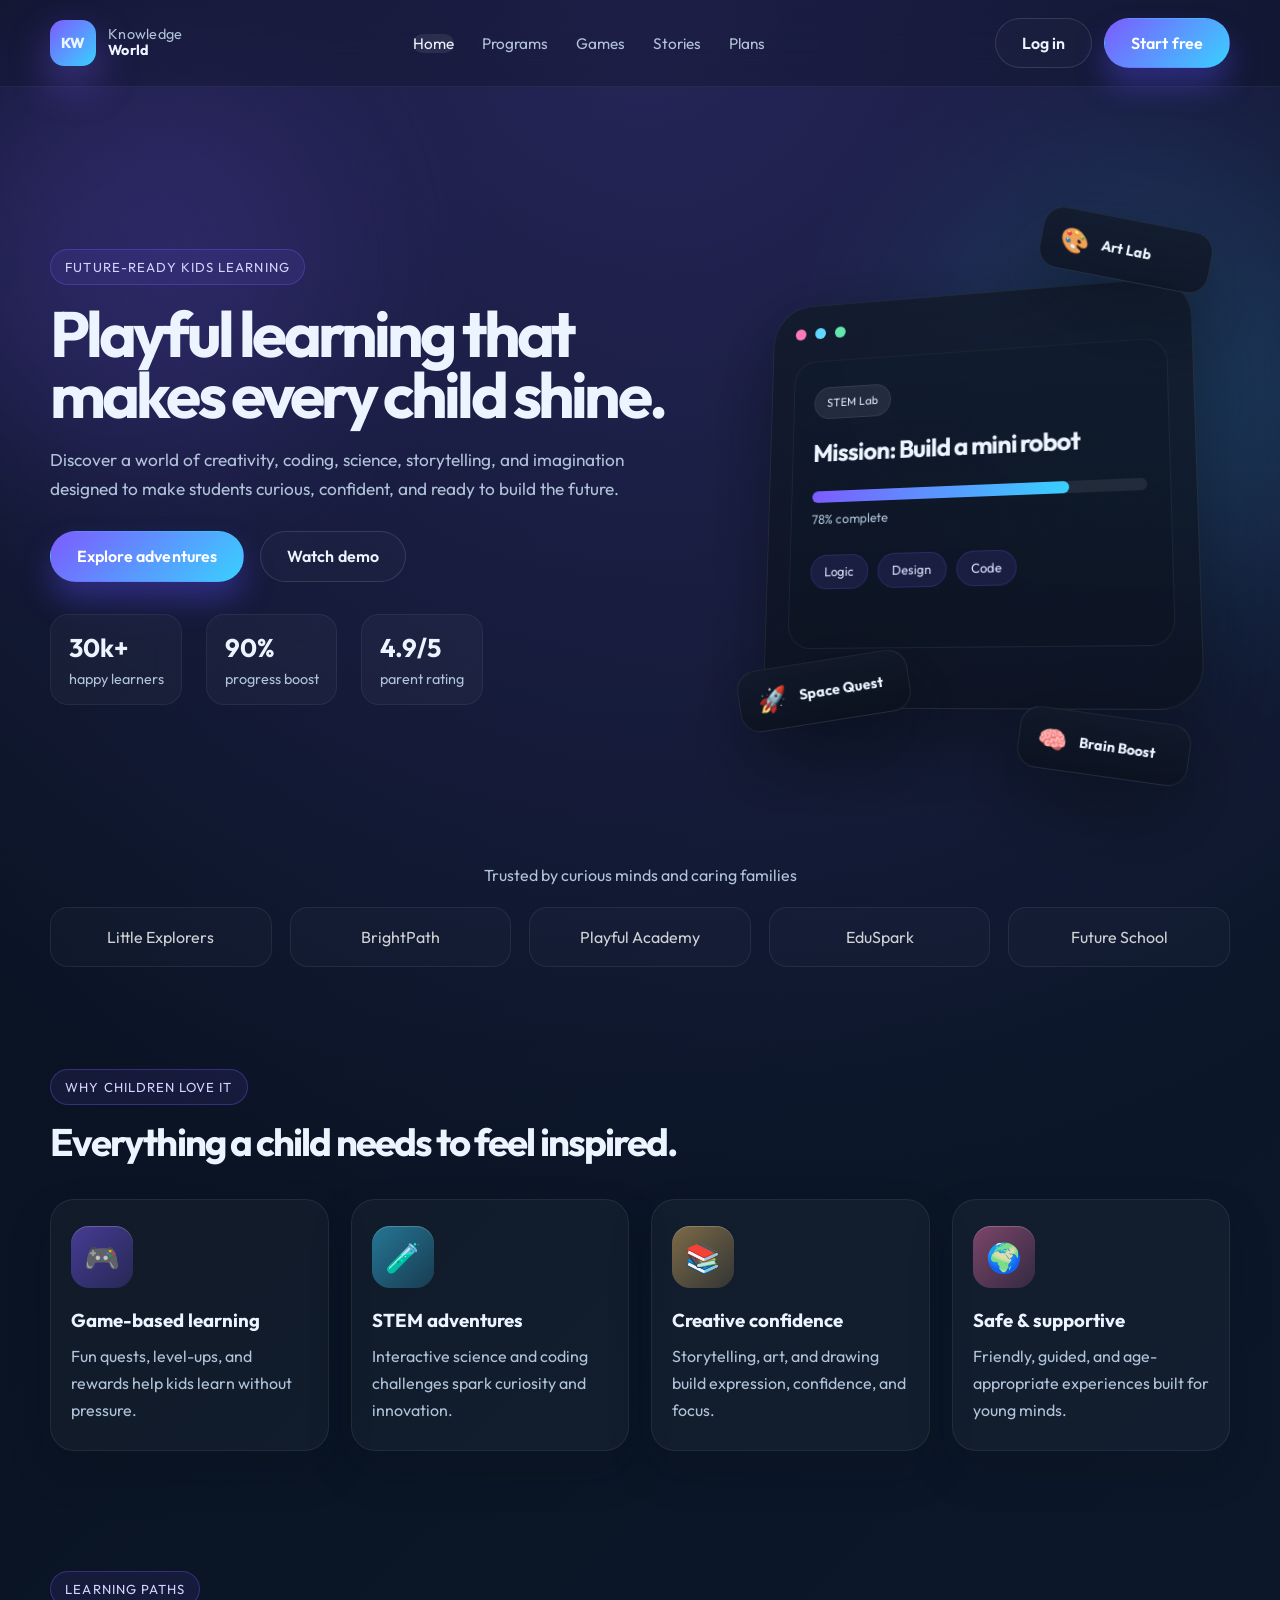
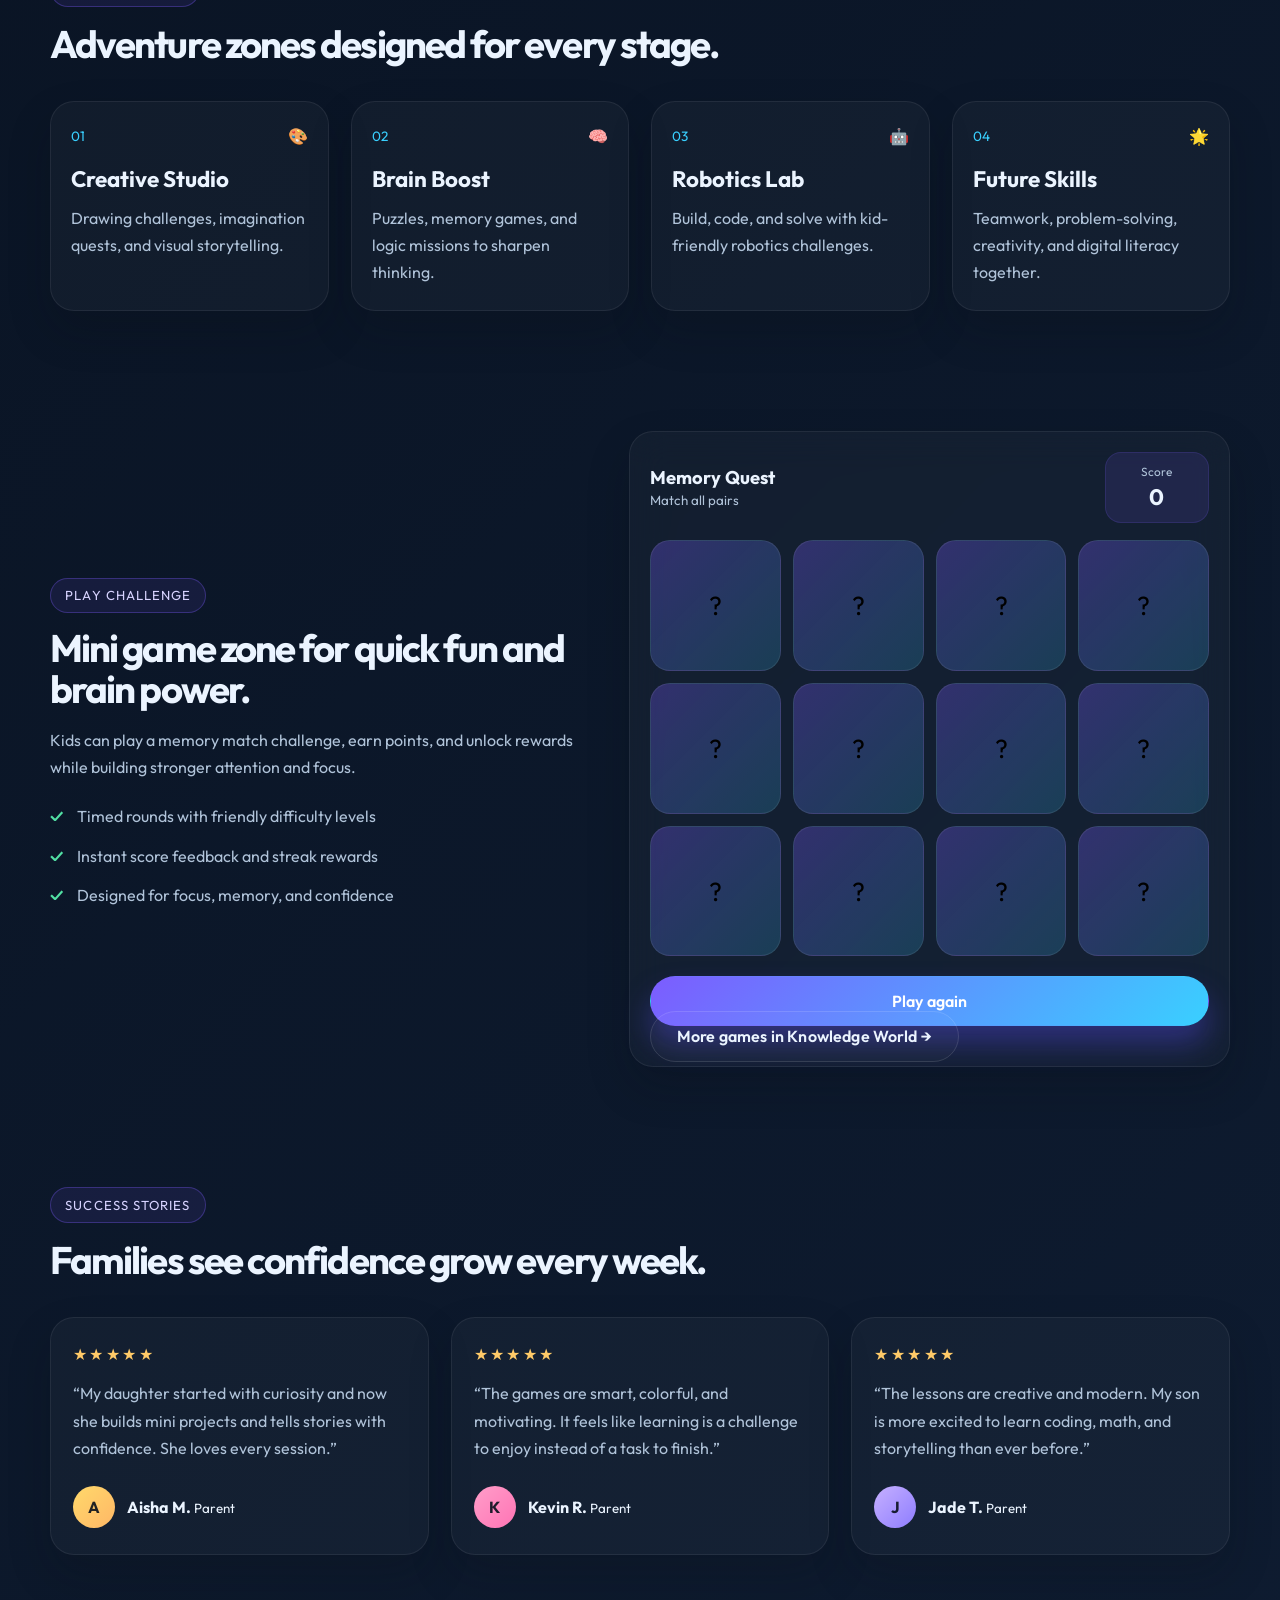
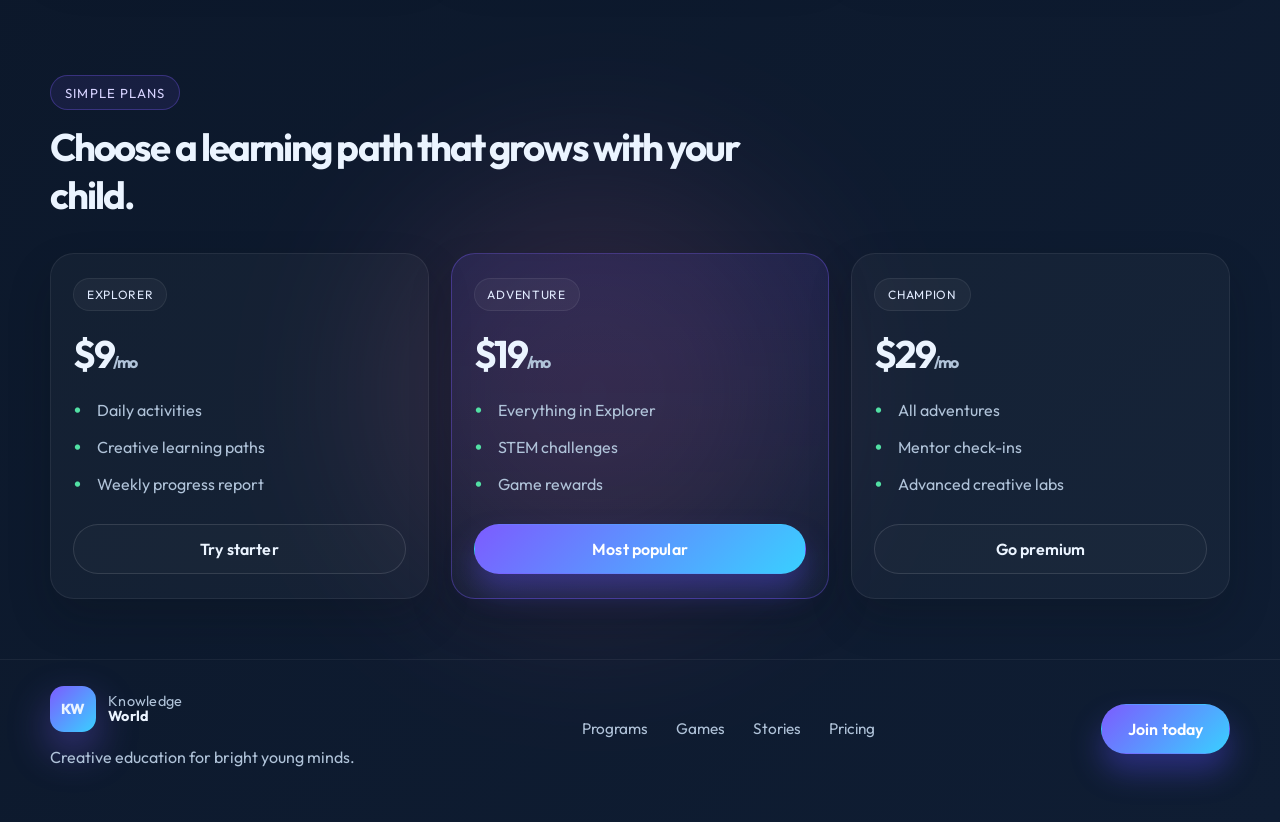
<file: index.html>
<!DOCTYPE html>
<html lang="en">
  <head>
    <meta charset="UTF-8" />
    <meta name="viewport" content="width=device-width, initial-scale=1.0" />
    <meta
      name="description"
      content="Knowledge World is a playful, creative, and future-ready learning platform for kids. Explore projects, game-based learning, and innovative adventures."
    />
    <title>Knowledge World | Play. Learn. Grow.</title>
    <link rel="preconnect" href="https://fonts.googleapis.com" />
    <link rel="preconnect" href="https://fonts.gstatic.com" crossorigin />
    <link
      href="https://fonts.googleapis.com/css2?family=Outfit:wght@300;400;500;600;700;800;900&display=swap"
      rel="stylesheet"
    />
    <link rel="stylesheet" href="styles.css" />
  </head>
  <body>
    <div class="page-shell">
      <div class="bg-glow bg-glow-1"></div>
      <div class="bg-glow bg-glow-2"></div>
      <div class="bg-glow bg-glow-3"></div>

      <header class="topbar">
        <nav class="nav container">
          <div class="brand">
            <div class="brand-mark">KW</div>
            <div>
              <span>Knowledge</span>
              <strong>World</strong>
            </div>
          </div>

          <div class="nav-links">
            <a href="#home">Home</a>
            <a href="#programs">Programs</a>
            <a href="#games">Games</a>
            <a href="#stories">Stories</a>
            <a href="#pricing">Plans</a>
          </div>

          <div class="nav-actions">
            <button class="btn btn-ghost" data-action="login" id="nav-login">Log in</button>
            <button class="btn btn-primary" data-action="signup" id="nav-signup">Start free</button>
          </div>
        </nav>
      </header>

      <main>
        <section id="home" class="hero container">
          <div class="hero-copy reveal">
            <span class="eyebrow">Future-ready kids learning</span>
            <h1>Playful learning that makes every child shine.</h1>
            <p>
              Discover a world of creativity, coding, science, storytelling, and
              imagination designed to make students curious, confident, and ready to
              build the future.
            </p>

            <div class="hero-actions">
              <button class="btn btn-primary" data-action="explore">Explore adventures</button>
              <button class="btn btn-secondary" data-action="demo">Watch demo</button>
            </div>

            <div class="mini-stats">
              <div>
                <strong>30k+</strong>
                <span>happy learners</span>
              </div>
              <div>
                <strong>90%</strong>
                <span>progress boost</span>
              </div>
              <div>
                <strong>4.9/5</strong>
                <span>parent rating</span>
              </div>
            </div>
          </div>

          <div class="hero-visual reveal">
            <div class="floating-panel glass panel-main">
              <div class="panel-header">
                <span class="dot dot-pink"></span>
                <span class="dot dot-blue"></span>
                <span class="dot dot-green"></span>
              </div>

              <div class="class-card">
                <div class="school-badge">STEM Lab</div>
                <h3>Mission: Build a mini robot</h3>
                <div class="progress-wrap">
                  <div class="progress-bar">
                    <span style="width: 78%"></span>
                  </div>
                  <small>78% complete</small>
                </div>
                <div class="task-boxes">
                  <span>Logic</span>
                  <span>Design</span>
                  <span>Code</span>
                </div>
              </div>
            </div>

            <div class="floating-card glass card-one">
              <span>🎨</span>
              <strong>Art Lab</strong>
            </div>

            <div class="floating-card glass card-two">
              <span>🚀</span>
              <strong>Space Quest</strong>
            </div>

            <div class="floating-card glass card-three">
              <span>🧠</span>
              <strong>Brain Boost</strong>
            </div>
          </div>
        </section>

        <section class="partners container reveal">
          <p>Trusted by curious minds and caring families</p>
          <div class="partner-row">
            <span>Little Explorers</span>
            <span>BrightPath</span>
            <span>Playful Academy</span>
            <span>EduSpark</span>
            <span>Future School</span>
          </div>
        </section>

        <section id="programs" class="features container">
          <div class="section-heading reveal">
            <span class="eyebrow">Why children love it</span>
            <h2>Everything a child needs to feel inspired.</h2>
          </div>

          <div class="feature-grid">
            <article class="feature-card reveal">
              <div class="icon-wrap purple">🎮</div>
              <h3>Game-based learning</h3>
              <p>Fun quests, level-ups, and rewards help kids learn without pressure.</p>
            </article>

            <article class="feature-card reveal">
              <div class="icon-wrap blue">🧪</div>
              <h3>STEM adventures</h3>
              <p>Interactive science and coding challenges spark curiosity and innovation.</p>
            </article>

            <article class="feature-card reveal">
              <div class="icon-wrap yellow">📚</div>
              <h3>Creative confidence</h3>
              <p>Storytelling, art, and drawing build expression, confidence, and focus.</p>
            </article>

            <article class="feature-card reveal">
              <div class="icon-wrap pink">🌍</div>
              <h3>Safe & supportive</h3>
              <p>Friendly, guided, and age-appropriate experiences built for young minds.</p>
            </article>
          </div>
        </section>

        <section class="programs container reveal">
          <div class="section-heading">
            <span class="eyebrow">Learning paths</span>
            <h2>Adventure zones designed for every stage.</h2>
          </div>

          <div class="program-grid">
            <article class="program-card">
              <div class="prog-top">
                <span>01</span>
                <span>🎨</span>
              </div>
              <h3>Creative Studio</h3>
              <p>Drawing challenges, imagination quests, and visual storytelling.</p>
            </article>

            <article class="program-card">
              <div class="prog-top">
                <span>02</span>
                <span>🧠</span>
              </div>
              <h3>Brain Boost</h3>
              <p>Puzzles, memory games, and logic missions to sharpen thinking.</p>
            </article>

            <article class="program-card">
              <div class="prog-top">
                <span>03</span>
                <span>🤖</span>
              </div>
              <h3>Robotics Lab</h3>
              <p>Build, code, and solve with kid-friendly robotics challenges.</p>
            </article>

            <article class="program-card">
              <div class="prog-top">
                <span>04</span>
                <span>🌟</span>
              </div>
              <h3>Future Skills</h3>
              <p>Teamwork, problem-solving, creativity, and digital literacy together.</p>
            </article>
          </div>
        </section>

        <section id="games" class="game-zone container reveal">
          <div class="game-copy">
            <span class="eyebrow">Play challenge</span>
            <h2>Mini game zone for quick fun and brain power.</h2>
            <p>
              Kids can play a memory match challenge, earn points, and unlock rewards while
              building stronger attention and focus.
            </p>
            <ul>
              <li>Timed rounds with friendly difficulty levels</li>
              <li>Instant score feedback and streak rewards</li>
              <li>Designed for focus, memory, and confidence</li>
            </ul>
          </div>

          <div class="game-panel glass">
            <div class="game-topbar">
              <div>
                <strong>Memory Quest</strong>
                <small>Match all pairs</small>
              </div>
              <div class="score-box">
                <span>Score</span>
                <strong id="score">0</strong>
              </div>
            </div>

            <div id="memory-game" class="memory-game" aria-label="Memory game"></div>
            <button id="restart-game" class="btn btn-primary btn-full">Play again</button>
            <a class="btn btn-secondary btn-full game-more" href="knowledge-world/index.html#/games">More games in Knowledge World →</a>
          </div>
        </section>

        <section id="stories" class="stories container">
          <div class="section-heading reveal">
            <span class="eyebrow">Success stories</span>
            <h2>Families see confidence grow every week.</h2>
          </div>

          <div class="testimonial-grid">
            <article class="testimonial-card reveal">
              <div class="stars">★★★★★</div>
              <p>
                “My daughter started with curiosity and now she builds mini projects and
                tells stories with confidence. She loves every session.”
              </p>
              <div class="person">
                <span class="avatar yellow">A</span>
                <div>
                  <strong>Aisha M.</strong>
                  <small>Parent</small>
                </div>
              </div>
            </article>

            <article class="testimonial-card reveal">
              <div class="stars">★★★★★</div>
              <p>
                “The games are smart, colorful, and motivating. It feels like learning is a
                challenge to enjoy instead of a task to finish.”
              </p>
              <div class="person">
                <span class="avatar pink">K</span>
                <div>
                  <strong>Kevin R.</strong>
                  <small>Parent</small>
                </div>
              </div>
            </article>

            <article class="testimonial-card reveal">
              <div class="stars">★★★★★</div>
              <p>
                “The lessons are creative and modern. My son is more excited to learn coding,
                math, and storytelling than ever before.”
              </p>
              <div class="person">
                <span class="avatar purple">J</span>
                <div>
                  <strong>Jade T.</strong>
                  <small>Parent</small>
                </div>
              </div>
            </article>
          </div>
        </section>

        <section id="pricing" class="pricing container reveal">
          <div class="section-heading">
            <span class="eyebrow">Simple plans</span>
            <h2>Choose a learning path that grows with your child.</h2>
          </div>

          <div class="pricing-grid">
            <article class="price-card">
              <span class="plan-tag">Explorer</span>
              <h3>$9<span>/mo</span></h3>
              <ul>
                <li>Daily activities</li>
                <li>Creative learning paths</li>
                <li>Weekly progress report</li>
              </ul>
              <button class="btn btn-secondary btn-full" data-action="plan" data-plan="Explorer" data-price="$9/mo">Try starter</button>
            </article>

            <article class="price-card featured">
              <span class="plan-tag">Adventure</span>
              <h3>$19<span>/mo</span></h3>
              <ul>
                <li>Everything in Explorer</li>
                <li>STEM challenges</li>
                <li>Game rewards</li>
              </ul>
              <button class="btn btn-primary btn-full" data-action="plan" data-plan="Adventure" data-price="$19/mo">Most popular</button>
            </article>

            <article class="price-card">
              <span class="plan-tag">Champion</span>
              <h3>$29<span>/mo</span></h3>
              <ul>
                <li>All adventures</li>
                <li>Mentor check-ins</li>
                <li>Advanced creative labs</li>
              </ul>
              <button class="btn btn-secondary btn-full" data-action="plan" data-plan="Champion" data-price="$29/mo">Go premium</button>
            </article>
          </div>
        </section>
      </main>

      <footer class="footer">
        <div class="container footer-inner">
          <div>
            <div class="brand footer-brand">
              <div class="brand-mark">KW</div>
              <div>
                <span>Knowledge</span>
                <strong>World</strong>
              </div>
            </div>
            <p>Creative education for bright young minds.</p>
          </div>

          <div class="footer-links">
            <a href="#programs">Programs</a>
            <a href="#games">Games</a>
            <a href="#stories">Stories</a>
            <a href="#pricing">Pricing</a>
          </div>

          <button class="btn btn-primary" data-action="signup">Join today</button>
        </div>
      </footer>
    </div>

    <!-- Modal (login / sign up / plan) -->
    <div class="modal-root" id="modal-root" aria-hidden="true">
      <div class="modal-backdrop" data-close></div>
      <div class="modal glass" role="dialog" aria-modal="true" aria-labelledby="modal-title">
        <button class="modal-close" data-close aria-label="Close">✕</button>
        <span class="eyebrow" id="modal-eyebrow">Welcome</span>
        <h3 id="modal-title">Create your free account</h3>
        <p id="modal-text">Join Knowledge World and start your child's learning adventure.</p>

        <form id="account-form" novalidate>
          <input type="hidden" id="form-mode" value="signup">
          <input type="hidden" id="form-plan" value="">
          <label class="field" id="field-name">
            <span>Parent name</span>
            <input type="text" id="f-name" placeholder="e.g. Ayesha" autocomplete="name" maxlength="40">
          </label>
          <label class="field" id="field-child">
            <span>Child's name</span>
            <input type="text" id="f-child" placeholder="e.g. Ali" maxlength="40">
          </label>
          <label class="field">
            <span>Email</span>
            <input type="email" id="f-email" placeholder="you@example.com" autocomplete="email" required>
          </label>
          <label class="field">
            <span>Password</span>
            <input type="password" id="f-pass" placeholder="At least 6 characters" autocomplete="current-password" minlength="6" required>
          </label>
          <p class="form-error" id="form-error" role="alert"></p>
          <button type="submit" class="btn btn-primary btn-full" id="form-submit">Start free</button>
          <p class="form-switch">
            <span id="switch-text">Already have an account?</span>
            <button type="button" class="link-btn" id="switch-mode">Log in</button>
          </p>
        </form>
      </div>
    </div>

    <div class="toast-root" id="toast-root" aria-live="polite"></div>

    <script src="script.js"></script>
  </body>
</html>
</file>
<file: styles.css>
:root {
  --bg: #08111f;
  --bg-2: #0f1d33;
  --panel: rgba(14, 25, 43, 0.72);
  --panel-strong: rgba(19, 34, 56, 0.9);
  --card: rgba(255, 255, 255, 0.06);
  --border: rgba(255, 255, 255, 0.12);
  --text: #ebf4ff;
  --muted: #b0c3d9;
  --primary: #7c5cff;
  --primary-2: #39d0ff;
  --success: #52e0a4;
  --warning: #ffca68;
  --pink: #ff77b4;
  --shadow: 0 30px 80px rgba(6, 12, 20, 0.55);
  --radius: 28px;
}

* {
  margin: 0;
  padding: 0;
  box-sizing: border-box;
}

html {
  scroll-behavior: smooth;
}

body {
  font-family: 'Outfit', sans-serif;
  background:
    radial-gradient(circle at top, rgba(124, 92, 255, 0.25), transparent 30%),
    linear-gradient(135deg, var(--bg), var(--bg-2));
  color: var(--text);
  min-height: 100vh;
}

img {
  max-width: 100%;
  display: block;
}

button {
  font: inherit;
  cursor: pointer;
}

button,
a {
  transition: all 0.25s ease;
}

.page-shell {
  position: relative;
  overflow: hidden;
}

.container {
  width: min(1180px, calc(100% - 40px));
  margin: 0 auto;
}

.bg-glow {
  position: absolute;
  width: 420px;
  height: 420px;
  filter: blur(90px);
  opacity: 0.35;
  border-radius: 50%;
  pointer-events: none;
}

.bg-glow-1 {
  background: rgba(124, 92, 255, 0.55);
  top: 50px;
  left: -80px;
}

.bg-glow-2 {
  background: rgba(57, 208, 255, 0.45);
  right: -70px;
  top: 180px;
}

.bg-glow-3 {
  background: rgba(255, 119, 180, 0.38);
  bottom: 220px;
  left: 30%;
}

.topbar {
  position: sticky;
  top: 0;
  z-index: 20;
  backdrop-filter: blur(18px);
  background: rgba(8, 16, 28, 0.28);
  border-bottom: 1px solid rgba(255, 255, 255, 0.06);
}

.nav {
  display: flex;
  align-items: center;
  justify-content: space-between;
  min-height: 86px;
  gap: 24px;
}

.brand {
  display: flex;
  align-items: center;
  gap: 12px;
  font-size: 0.9rem;
  letter-spacing: 0.02em;
}

.brand > div:last-child {
  display: flex;
  flex-direction: column;
  line-height: 1.1;
}

.brand > div:last-child span {
  color: var(--muted);
}

.brand-mark {
  width: 46px;
  height: 46px;
  border-radius: 14px;
  display: grid;
  place-items: center;
  font-weight: 800;
  background: linear-gradient(135deg, var(--primary), var(--primary-2));
  box-shadow: 0 18px 40px rgba(124, 92, 255, 0.4);
}

.nav-links,
.footer-links {
  display: flex;
  align-items: center;
  gap: 28px;
}

.nav-links a,
.footer-links a {
  color: var(--muted);
  text-decoration: none;
  font-size: 0.96rem;
}

.nav-links a:hover,
.footer-links a:hover {
  color: var(--text);
}

.nav-actions {
  display: flex;
  align-items: center;
  gap: 12px;
}

.btn {
  border: 1px solid transparent;
  border-radius: 999px;
  padding: 0.9rem 1.6rem;
  font-weight: 600;
  letter-spacing: 0.01em;
}

.btn-full {
  width: 100%;
}

.btn-primary {
  background: linear-gradient(135deg, var(--primary), var(--primary-2));
  color: white;
  box-shadow: 0 18px 30px rgba(93, 76, 255, 0.35);
}

.btn-primary:hover {
  transform: translateY(-2px) scale(1.01);
}

.btn-secondary,
.btn-ghost {
  background: rgba(255, 255, 255, 0.02);
  border-color: var(--border);
  color: var(--text);
}

.btn-secondary:hover,
.btn-ghost:hover {
  background: rgba(255, 255, 255, 0.06);
}

.hero {
  display: grid;
  grid-template-columns: 1.1fr 0.9fr;
  align-items: center;
  gap: 42px;
  min-height: 760px;
  padding: 60px 0 40px;
}

.eyebrow {
  display: inline-flex;
  align-items: center;
  gap: 8px;
  padding: 0.55rem 0.9rem;
  border: 1px solid rgba(124, 92, 255, 0.32);
  background: rgba(124, 92, 255, 0.1);
  color: #d7d3ff;
  border-radius: 999px;
  font-size: 0.82rem;
  letter-spacing: 0.08em;
  text-transform: uppercase;
}

.hero-copy h1 {
  margin-top: 1.2rem;
  font-size: clamp(2.8rem, 5vw, 5.1rem);
  line-height: 0.95;
  letter-spacing: -0.06em;
}

.hero-copy p {
  margin-top: 1.2rem;
  max-width: 660px;
  color: var(--muted);
  font-size: 1.08rem;
  line-height: 1.7;
}

.hero-actions {
  display: flex;
  align-items: center;
  gap: 16px;
  margin-top: 1.7rem;
  flex-wrap: wrap;
}

.mini-stats {
  margin-top: 2rem;
  display: flex;
  gap: 24px;
  flex-wrap: wrap;
}

.mini-stats div {
  min-width: 120px;
  padding: 1rem 1.1rem;
  background: rgba(255, 255, 255, 0.03);
  border: 1px solid rgba(255, 255, 255, 0.06);
  border-radius: 18px;
  backdrop-filter: blur(14px);
}

.mini-stats strong {
  display: block;
  font-size: 1.6rem;
  margin-bottom: 0.25rem;
}

.mini-stats span {
  color: var(--muted);
  font-size: 0.9rem;
}

.hero-visual {
  position: relative;
  height: 620px;
  display: flex;
  align-items: center;
  justify-content: center;
  perspective: 1200px;
}

.glass {
  background: linear-gradient(180deg, rgba(17, 25, 41, 0.85), rgba(9, 15, 25, 0.7));
  border: 1px solid rgba(255, 255, 255, 0.08);
  box-shadow: var(--shadow);
  backdrop-filter: blur(18px);
}

.panel-main {
  position: relative;
  width: min(440px, 90%);
  min-height: 420px;
  border-radius: calc(var(--radius) + 14px);
  transform: rotateX(10deg) rotateY(-14deg) translateY(18px);
  padding: 24px;
}

.panel-header {
  display: flex;
  gap: 10px;
  margin-bottom: 24px;
}

.dot {
  width: 12px;
  height: 12px;
  border-radius: 50%;
  display: inline-block;
}

.dot-pink { background: #ff7ab6; }
.dot-blue { background: #61d8ff; }
.dot-green { background: #62e7ac; }

.class-card {
  border-radius: 24px;
  min-height: 300px;
  padding: 28px 22px;
  background: linear-gradient(180deg, rgba(14, 28, 46, 0.5), rgba(12, 20, 34, 0.75));
  border: 1px solid rgba(255, 255, 255, 0.06);
}

.school-badge {
  display: inline-flex;
  background: rgba(255, 255, 255, 0.08);
  border: 1px solid rgba(255, 255, 255, 0.08);
  border-radius: 999px;
  padding: 0.52rem 0.8rem;
  font-size: 0.75rem;
  color: #dbeaff;
}

.class-card h3 {
  margin-top: 1.2rem;
  font-size: clamp(1.5rem, 2vw, 2rem);
  letter-spacing: -0.04em;
}

.progress-wrap {
  margin-top: 1.5rem;
}

.progress-bar {
  height: 12px;
  border-radius: 999px;
  background: rgba(255, 255, 255, 0.08);
  overflow: hidden;
}

.progress-bar span {
  display: block;
  height: 100%;
  border-radius: inherit;
  background: linear-gradient(90deg, var(--primary), var(--primary-2));
}

.progress-wrap small {
  display: inline-block;
  margin-top: 0.6rem;
  color: var(--muted);
}

.task-boxes {
  display: flex;
  flex-wrap: wrap;
  gap: 10px;
  margin-top: 1.7rem;
}

.task-boxes span {
  padding: 0.55rem 0.9rem;
  border-radius: 999px;
  background: rgba(124, 92, 255, 0.12);
  border: 1px solid rgba(124, 92, 255, 0.2);
  color: #dfe4ff;
  font-size: 0.82rem;
}

.floating-card {
  position: absolute;
  display: flex;
  align-items: center;
  gap: 12px;
  min-width: 172px;
  border-radius: 20px;
  padding: 0.95rem 1.1rem;
  font-size: 0.9rem;
  backdrop-filter: blur(18px);
}

.floating-card span {
  font-size: 1.5rem;
}

.card-one {
  top: 52px;
  right: 18px;
  transform: rotate(11deg);
}

.card-two {
  left: 20px;
  bottom: 65px;
  transform: rotate(-9deg);
}

.card-three {
  right: 40px;
  bottom: 10px;
  transform: rotate(8deg);
}

.partners {
  padding: 18px 0 42px;
}

.partners p {
  text-align: center;
  color: var(--muted);
  margin-bottom: 1.4rem;
}

.partner-row {
  display: grid;
  grid-template-columns: repeat(5, minmax(120px, 1fr));
  gap: 18px;
  text-align: center;
  color: rgba(255, 255, 255, 0.8);
}

.partner-row span {
  display: inline-flex;
  align-items: center;
  justify-content: center;
  min-height: 60px;
  border-radius: 18px;
  border: 1px solid rgba(255, 255, 255, 0.07);
  background: rgba(255, 255, 255, 0.02);
}

.features,
.programs,
.stories,
.pricing,
.game-zone {
  padding: 60px 0;
}

.section-heading {
  margin-bottom: 2.1rem;
}

.section-heading h2 {
  margin-top: 0.8rem;
  font-size: clamp(2.1rem, 3vw, 3rem);
  letter-spacing: -0.05em;
  max-width: 700px;
}

.feature-grid {
  display: grid;
  grid-template-columns: repeat(4, minmax(210px, 1fr));
  gap: 22px;
}

.feature-card,
.program-card,
.testimonial-card,
.price-card,
.game-panel {
  border: 1px solid rgba(255, 255, 255, 0.07);
  background: rgba(255, 255, 255, 0.03);
  border-radius: 24px;
  box-shadow: 0 20px 44px rgba(8, 13, 22, 0.2);
}

.feature-card {
  padding: 26px 20px;
}

.icon-wrap {
  width: 62px;
  height: 62px;
  border-radius: 18px;
  display: grid;
  place-items: center;
  font-size: 1.8rem;
  margin-bottom: 1.2rem;
  box-shadow: inset 0 1px 0 rgba(255, 255, 255, 0.2);
}

.icon-wrap.purple { background: linear-gradient(135deg, rgba(124, 92, 255, 0.5), rgba(124, 92, 255, 0.2)); }
.icon-wrap.blue { background: linear-gradient(135deg, rgba(57, 208, 255, 0.5), rgba(57, 208, 255, 0.18)); }
.icon-wrap.yellow { background: linear-gradient(135deg, rgba(255, 202, 104, 0.45), rgba(255, 202, 104, 0.14)); }
.icon-wrap.pink { background: linear-gradient(135deg, rgba(255, 119, 180, 0.45), rgba(255, 119, 180, 0.14)); }

.feature-card h3 {
  margin-bottom: 0.7rem;
}

.feature-card p,
.program-card p,
.testimonial-card p,
.game-copy p,
.game-copy li,
.footer p,
.price-card li {
  color: var(--muted);
  line-height: 1.7;
}

.program-grid {
  display: grid;
  grid-template-columns: repeat(4, minmax(220px, 1fr));
  gap: 22px;
}

.program-card {
  padding: 24px 20px;
}

.prog-top {
  display: flex;
  justify-content: space-between;
  align-items: center;
  margin-bottom: 1.2rem;
  color: #d7dff9;
}

.prog-top span:first-child {
  font-size: 0.85rem;
  color: var(--primary-2);
}

.program-card h3 {
  margin-bottom: 0.7rem;
  font-size: 1.4rem;
}

.game-zone {
  display: grid;
  grid-template-columns: 0.95fr 1.05fr;
  gap: 36px;
  align-items: center;
}

.game-copy h2 {
  margin-top: 0.9rem;
  font-size: clamp(2rem, 3vw, 3rem);
  line-height: 1.08;
  letter-spacing: -0.05em;
}

.game-copy p {
  margin-top: 1rem;
}

.game-copy ul {
  list-style: none;
  margin-top: 1.4rem;
}

.game-copy li {
  position: relative;
  padding-left: 1.7rem;
  margin-bottom: 0.75rem;
}

.game-copy li::before {
  content: '✓';
  position: absolute;
  left: 0;
  top: 0;
  color: var(--success);
  font-weight: 700;
}

.game-panel {
  padding: 20px;
}

.game-topbar {
  display: flex;
  justify-content: space-between;
  align-items: center;
  margin-bottom: 1.1rem;
  gap: 12px;
}

.game-topbar strong {
  display: block;
  font-size: 1.15rem;
}

.game-topbar small {
  color: var(--muted);
}

.score-box {
  min-width: 104px;
  border-radius: 16px;
  padding: 0.7rem 0.8rem;
  background: rgba(124, 92, 255, 0.12);
  border: 1px solid rgba(124, 92, 255, 0.16);
  text-align: center;
}

.score-box span {
  display: block;
  color: var(--muted);
  font-size: 0.74rem;
}

.score-box strong {
  font-size: 1.4rem;
  color: var(--text);
  margin-top: 0.2rem;
}

.memory-game {
  display: grid;
  grid-template-columns: repeat(4, minmax(70px, 1fr));
  gap: 12px;
  margin-bottom: 1.2rem;
}

.memory-card {
  position: relative;
  aspect-ratio: 1 / 1;
  border: none;
  background: transparent;
  perspective: 1000px;
  cursor: pointer;
}

.memory-inner {
  position: absolute;
  inset: 0;
  transform-style: preserve-3d;
  transition: transform 0.45s ease;
  border-radius: 20px;
}

.memory-card.is-flipped .memory-inner,
.memory-card.is-matched .memory-inner {
  transform: rotateY(180deg);
}

.memory-face {
  position: absolute;
  inset: 0;
  backface-visibility: hidden;
  border-radius: 20px;
  display: grid;
  place-items: center;
  font-size: clamp(1.6rem, 2vw, 2.1rem);
}

.memory-front {
  background: linear-gradient(135deg, rgba(124, 92, 255, 0.3), rgba(57, 208, 255, 0.18));
  border: 1px solid rgba(255, 255, 255, 0.08);
}

.memory-back {
  transform: rotateY(180deg);
  background: linear-gradient(180deg, rgba(255,255,255,0.08), rgba(255,255,255,0.03));
  border: 1px solid rgba(255,255,255,0.08);
}

.memory-card.is-matched .memory-back {
  box-shadow: 0 0 0 2px rgba(82, 224, 164, 0.5);
}

.testimonial-grid {
  display: grid;
  grid-template-columns: repeat(3, minmax(220px, 1fr));
  gap: 22px;
}

.testimonial-card {
  padding: 26px 22px;
}

.stars {
  letter-spacing: 0.15em;
  color: var(--warning);
  margin-bottom: 1rem;
}

.person {
  margin-top: 1.5rem;
  display: flex;
  align-items: center;
  gap: 12px;
}

.avatar {
  width: 42px;
  height: 42px;
  display: grid;
  place-items: center;
  border-radius: 50%;
  font-weight: 700;
  color: rgba(8, 16, 28, 0.9);
}

.avatar.yellow { background: linear-gradient(135deg, #ffd96b, #ffb766); }
.avatar.pink { background: linear-gradient(135deg, #ff9ec9, #ff74b5); }
.avatar.purple { background: linear-gradient(135deg, #c6b0ff, #8e7dff); }

.pricing-grid {
  display: grid;
  grid-template-columns: repeat(3, minmax(220px, 1fr));
  gap: 22px;
}

.price-card {
  padding: 24px 22px;
}

.price-card.featured {
  border-color: rgba(124, 92, 255, 0.35);
  background: linear-gradient(180deg, rgba(124, 92, 255, 0.12), rgba(255,255,255,0.02));
}

.plan-tag {
  display: inline-block;
  padding: 0.5rem 0.8rem;
  border-radius: 999px;
  background: rgba(255,255,255,0.04);
  border: 1px solid rgba(255,255,255,0.07);
  color: #e1ebff;
  font-size: 0.75rem;
  letter-spacing: 0.06em;
  text-transform: uppercase;
}

.price-card h3 {
  margin-top: 1.2rem;
  font-size: clamp(2.1rem, 3vw, 3rem);
  letter-spacing: -0.06em;
}

.price-card h3 span {
  font-size: 1rem;
  color: var(--muted);
}

.price-card ul {
  list-style: none;
  margin: 1.2rem 0 1.6rem;
}

.price-card li {
  position: relative;
  padding-left: 1.5rem;
  margin-bottom: 0.6rem;
}

.price-card li::before {
  content: '•';
  position: absolute;
  left: 0;
  top: 0;
  color: var(--success);
  font-size: 1.7rem;
  line-height: 1;
}

.footer {
  padding: 26px 0 50px;
  border-top: 1px solid rgba(255, 255, 255, 0.06);
}

.footer-inner {
  display: flex;
  align-items: center;
  justify-content: space-between;
  gap: 20px;
  flex-wrap: wrap;
}

.footer-brand {
  margin-bottom: 0.75rem;
}

.reveal {
  opacity: 0;
  transform: translateY(26px);
  transition: opacity 0.7s ease, transform 0.7s ease;
}

.reveal.visible {
  opacity: 1;
  transform: translateY(0);
}

@media (max-width: 980px) {
  .hero,
  .game-zone {
    grid-template-columns: 1fr;
  }

  .feature-grid,
  .program-grid,
  .testimonial-grid,
  .pricing-grid {
    grid-template-columns: repeat(2, minmax(220px, 1fr));
  }

  .nav-links {
    display: none;
  }
}

@media (max-width: 640px) {
  .nav {
    flex-wrap: wrap;
    padding: 12px 0 16px;
  }

  .nav-actions {
    width: 100%;
    justify-content: space-between;
  }

  .hero {
    min-height: auto;
    padding-top: 42px;
  }

  .hero-copy h1 {
    font-size: 3rem;
  }

  .feature-grid,
  .program-grid,
  .testimonial-grid,
  .pricing-grid,
  .partner-row {
    grid-template-columns: 1fr;
  }

  .hero-visual {
    height: 450px;
  }

  .panel-main {
    width: 100%;
  }

  .floating-card {
    min-width: 150px;
  }

  .memory-game {
    grid-template-columns: repeat(3, minmax(70px, 1fr));
  }

  .footer-inner {
    flex-direction: column;
    align-items: flex-start;
  }
}

/* ==========================================================================
   Modal, forms, toasts, misc (added for working buttons)
   ========================================================================== */
.hidden { display: none !important; }
body.modal-open { overflow: hidden; }
.nav-links a.active { color: var(--text); background: rgba(255, 255, 255, 0.08); border-radius: 999px; }
.game-more { margin-top: 10px; text-align: center; text-decoration: none; }

.modal-root { position: fixed; inset: 0; z-index: 100; display: none; }
.modal-root.open { display: grid; place-items: center; padding: 20px; }
.modal-backdrop { position: absolute; inset: 0; background: rgba(4, 9, 18, 0.72); backdrop-filter: blur(10px); animation: fadeIn 0.25s ease both; }
.modal {
  position: relative; width: min(460px, 100%); max-height: calc(100vh - 40px); overflow: auto;
  padding: 34px 30px 26px; border-radius: var(--radius); background: var(--panel-strong);
  border: 1px solid var(--border); box-shadow: var(--shadow); animation: popIn 0.35s cubic-bezier(0.34, 1.56, 0.64, 1) both;
}
.modal h3 { font-size: 1.6rem; margin: 10px 0 6px; }
.modal p { color: var(--muted); margin-bottom: 18px; }
.modal-close {
  position: absolute; top: 14px; right: 14px; width: 38px; height: 38px; border-radius: 50%;
  border: 1px solid var(--border); background: rgba(255, 255, 255, 0.04); color: var(--text); font-size: 1rem;
}
.modal-close:hover { background: rgba(255, 119, 180, 0.25); transform: rotate(90deg); }

.field { display: block; margin-bottom: 14px; }
.field span { display: block; font-size: 0.85rem; color: var(--muted); margin-bottom: 6px; font-weight: 500; }
.field input {
  width: 100%; padding: 0.85rem 1rem; border-radius: 14px; border: 1px solid var(--border);
  background: rgba(255, 255, 255, 0.04); color: var(--text); font: inherit; transition: border-color 0.2s, box-shadow 0.2s;
}
.field input:focus { outline: none; border-color: var(--primary-2); box-shadow: 0 0 0 4px rgba(57, 208, 255, 0.15); }
.form-error { min-height: 1.2em; color: var(--pink); font-size: 0.9rem; margin: 0 0 10px !important; }
.form-switch { text-align: center; margin: 14px 0 0 !important; font-size: 0.92rem; }
.link-btn { background: none; border: 0; color: var(--primary-2); font-weight: 600; padding: 0 4px; text-decoration: underline; }
.link-btn:hover { color: var(--text); }
form.shake { animation: shake 0.45s both; }

.toast-root { position: fixed; left: 50%; bottom: 26px; transform: translateX(-50%); z-index: 120; display: flex; flex-direction: column; gap: 10px; align-items: center; pointer-events: none; }
.toast {
  padding: 0.8rem 1.3rem; border-radius: 999px; font-weight: 600; max-width: min(92vw, 520px); text-align: center;
  background: var(--panel-strong); color: var(--text); border: 1px solid var(--border); box-shadow: var(--shadow);
  opacity: 0; transform: translateY(16px) scale(0.95); transition: all 0.3s cubic-bezier(0.34, 1.56, 0.64, 1);
}
.toast.show { opacity: 1; transform: none; }
.toast-success { background: linear-gradient(135deg, rgba(82, 224, 164, 0.95), rgba(57, 208, 255, 0.95)); color: #04261a; border-color: transparent; }
.toast-error { background: linear-gradient(135deg, var(--pink), #ff9f68); color: #3a0a1e; border-color: transparent; }

@keyframes fadeIn { from { opacity: 0; } to { opacity: 1; } }
@keyframes popIn { from { opacity: 0; transform: translateY(18px) scale(0.94); } to { opacity: 1; transform: none; } }
@keyframes shake { 10%, 90% { transform: translateX(-2px); } 20%, 80% { transform: translateX(4px); } 30%, 50%, 70% { transform: translateX(-6px); } 40%, 60% { transform: translateX(6px); } }
</file>
